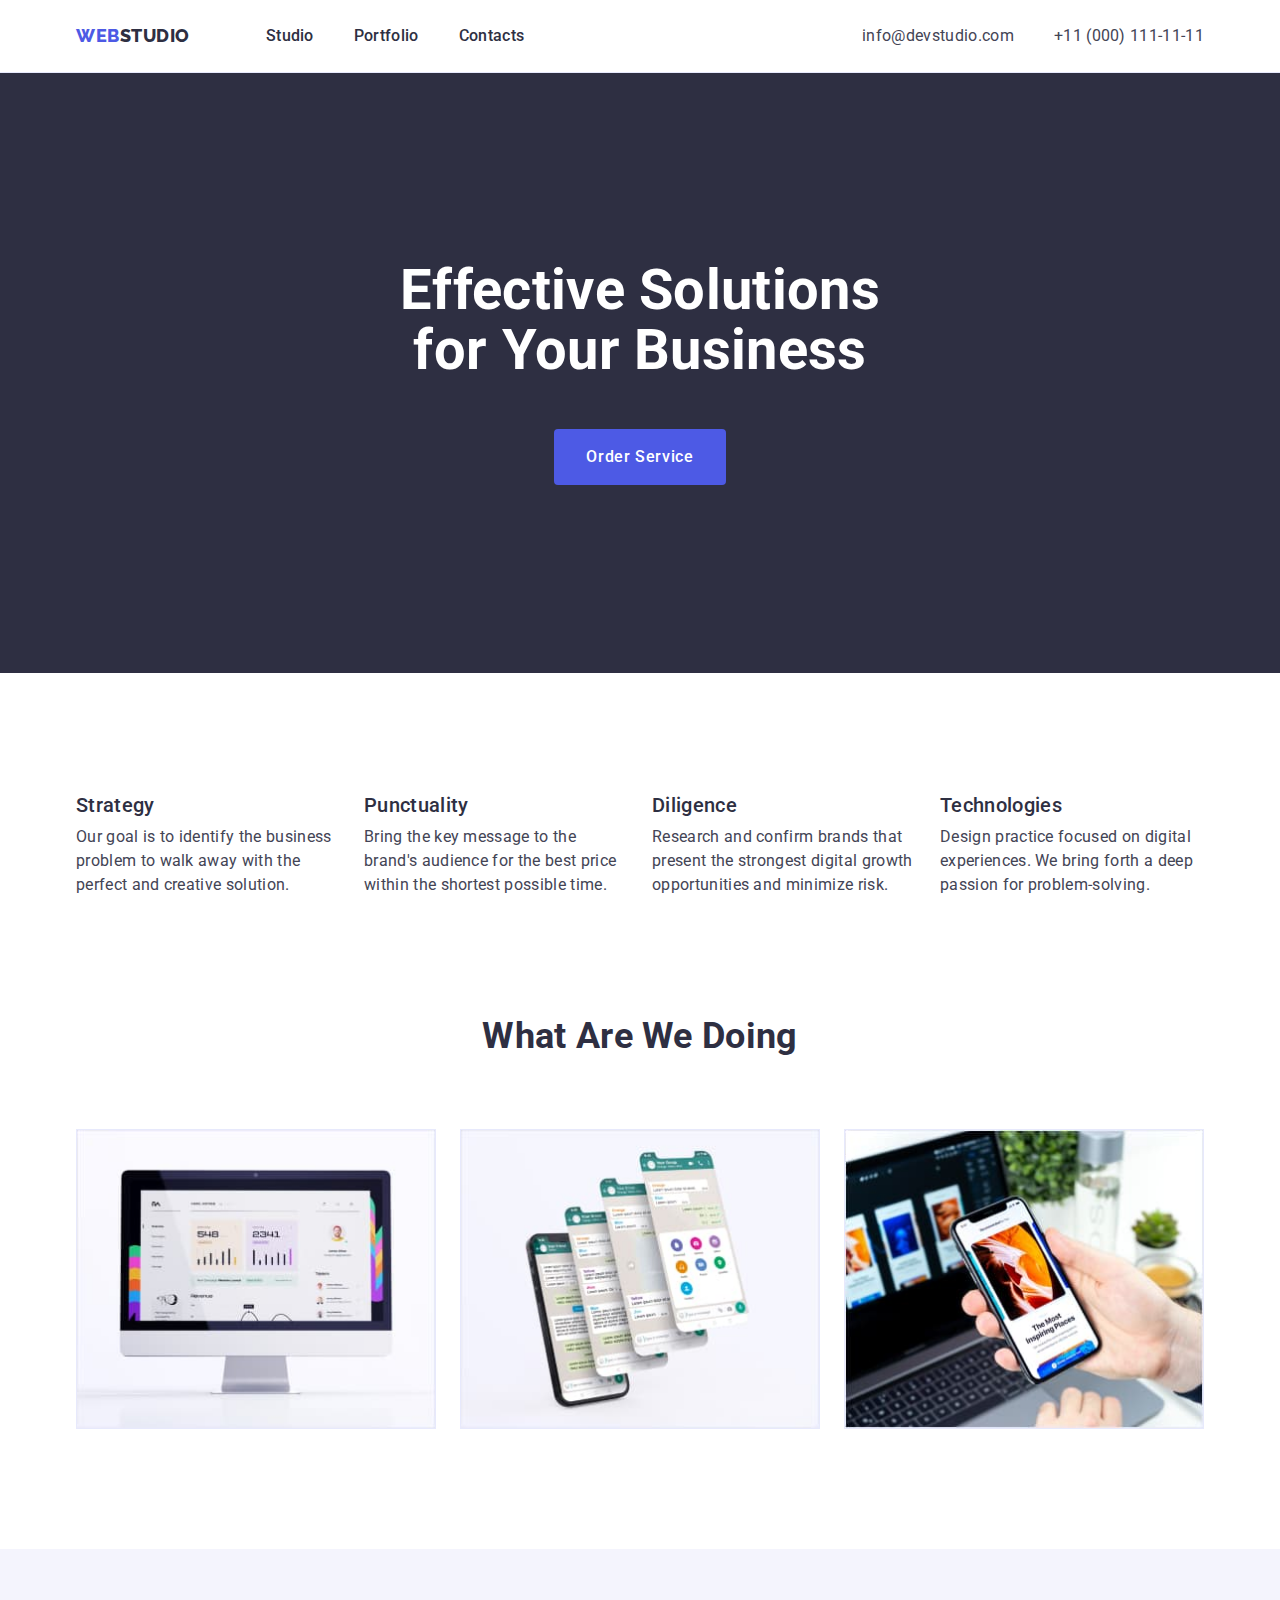
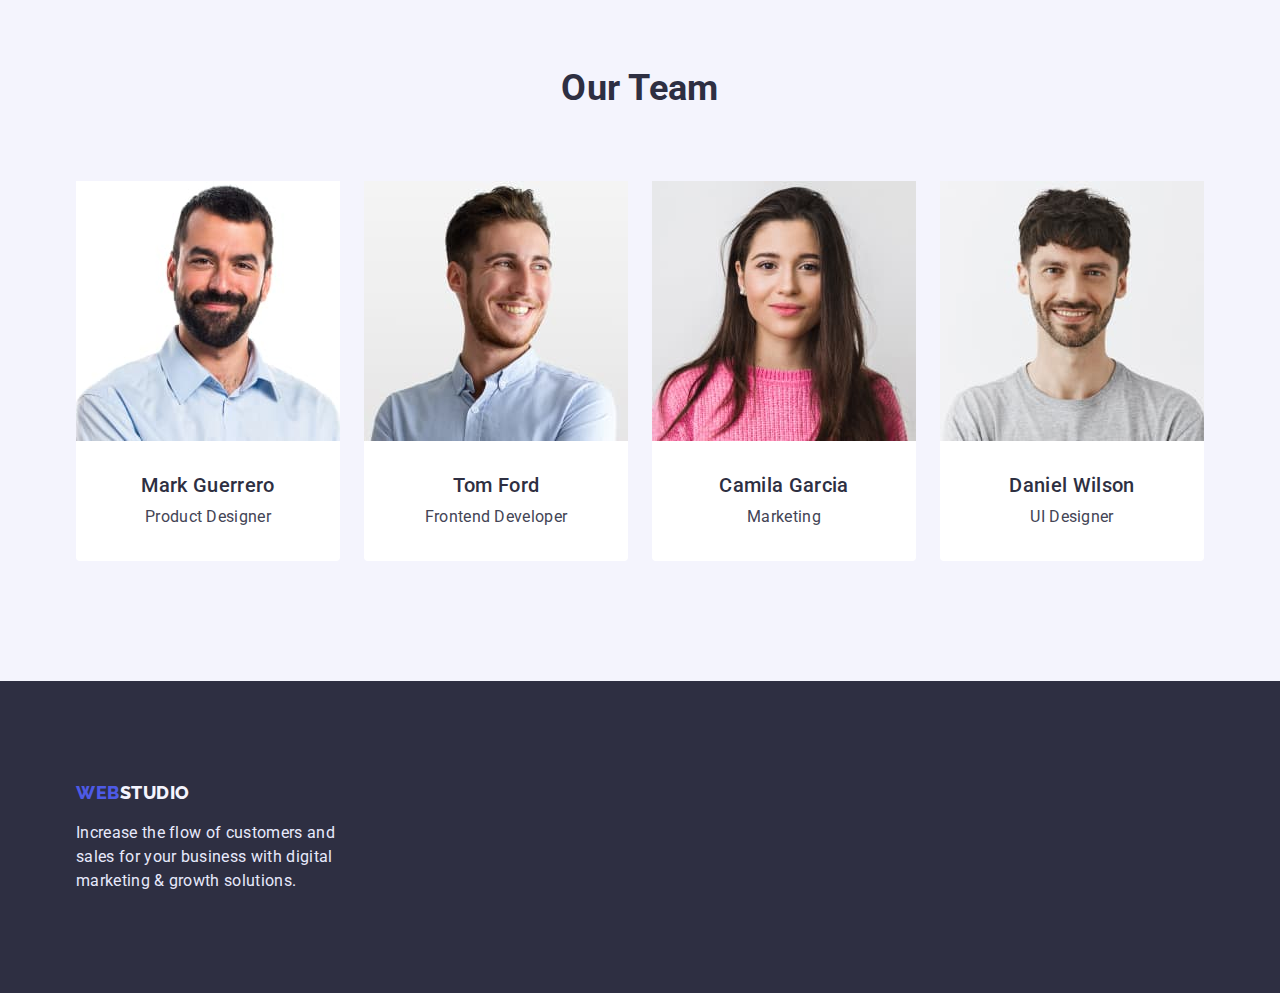
<file: index.html>
<!DOCTYPE html>
<html lang="en">
  <head>
    <meta charset="UTF-8" />
    <meta http-equiv="X-UA-Compatible" content="IE=edge" />
    <meta name="viewport" content="width=device-width, initial-scale=1.0" />
    <title>Document</title>
    <link rel="preconnect" href="https://fonts.googleapis.com" />
    <link rel="preconnect" href="https://fonts.gstatic.com" crossorigin />
    <link
      href="https://fonts.googleapis.com/css2?family=Raleway:wght@800&family=Roboto:wght@400;500;700;900&display=swap"
      rel="stylesheet"
    />
    <link
      rel="stylesheet"
      href="https://cdnjs.cloudflare.com/ajax/libs/modern-normalize/1.1.0/modern-normalize.min.css"
    />
    <link rel="stylesheet" href="./css/styles.css" />
  </head>
  <body>
    <header class="header">
      <div class="container main-page">
        <nav class="page-header">
          <a class="link logo-header logotype" href="./index.html"
            ><span class="accent">Web</span>Studio
          </a>
          <ul class="menu-nav list">
            <li class="menu-item">
              <a class="menu-studio link" href="./index.html">Studio</a>
            </li>
            <li class="menu-item">
              <a class="menu-prt link" href="./portofolio.html">Portfolio</a>
            </li>
            <li class="menu-item">
              <a class="menu-cnts link" href="#">Contacts</a>
            </li>
          </ul>
        </nav>

        <address class="menu-adress-set">
          <ul class="menu-adress list">
            <li class="menu-adress-item">
              <a class="menu-email link" href="mailto:info@devstudio.com"
                >info@devstudio.com</a
              >
            </li>
            <li class="menu-adress-item">
              <a class="menu-tel link" href="tel:+110001111111"
                >+11 (000) 111-11-11</a
              >
            </li>
          </ul>
        </address>
      </div>
    </header>

    <main>
      <section class="section hero">
        <h1 class="main-title">Effective Solutions for Your Business</h1>
        <button class="service-btn" type="button">Order Service</button>
      </section>

      <section class="section section-features">
        <div class="container">
          <h2 class="visually-hidden">Оur Features</h2>
          <ul class="list features-set">
            <li class="features-list">
              <h3 class="features-name">Strategy</h3>
              <p class="features-text">
                Our goal is to identify the business problem to walk away with
                the perfect and creative solution.
              </p>
            </li>
            <li class="features-list">
              <h3 class="features-name">Punctuality</h3>
              <p class="features-text">
                Bring the key message to the brand's audience for the best price
                within the shortest possible time.
              </p>
            </li>
            <li class="features-list">
              <h3 class="features-name">Diligence</h3>
              <p class="features-text">
                Research and confirm brands that present the strongest digital
                growth opportunities and minimize risk.
              </p>
            </li>
            <li class="features-list">
              <h3 class="features-name">Technologies</h3>
              <p class="features-text">
                Design practice focused on digital experiences. We bring forth a
                deep passion for problem-solving.
              </p>
            </li>
          </ul>
        </div>
      </section>

      <section class="section">
        <div class="container container-wawd">
          <h2 class="section-title">What are we doing</h2>
          <ul class="list foto-set">
            <li class="foto-image">
              <img
                class="picture"
                src="./images/section2/foto11.jpg"
                alt="noutbook"
                width="360"
                height="300"
              />
            </li>
            <li class="foto-image">
              <img
                class="picture"
                src="./images/section2/foto22.jpg"
                alt="mobila"
                width="360"
                height="300"
              />
            </li>
            <li class="foto-image">
              <img
                class="picture"
                src="./images/section2/foto33.jpg"
                alt="computer"
                width="360"
                height="300"
              />
            </li>
          </ul>
        </div>
      </section>

      <section class="section team">
        <div class="container container-team">
          <h2 class="section-title">Our Team</h2>
          <ul class="list team-set">
            <li class="team-list">
              <img
                class="team-foto"
                src="./images/emploeers/mark-guerrero.jpg"
                alt="Mark Guerrero"
                width="264"
                height="260"
              />
              <div class="team-text">
                <h3 class="team-name">Mark Guerrero</h3>
                <p class="team-position">Product Designer</p>
              </div>
            </li>
            <li class="team-list">
              <img
                class="team-foto"
                src="./images/emploeers/tom-ford.jpg"
                alt="Tom Ford"
                width="264"
                height="260"
              />
              <div class="team-text">
                <h3 class="team-name">Tom Ford</h3>
                <p class="team-position">Frontend Developer</p>
              </div>
            </li>
            <li class="team-list">
              <img
                class="team-foto"
                src="./images/emploeers/camila-garsia.jpg"
                alt="Camila Garcia"
                width="264"
                height="260"
              />
              <div class="team-text">
                <h3 class="team-name">Camila Garcia</h3>
                <p class="team-position">Marketing</p>
              </div>
            </li>
            <li class="team-list">
              <img
                class="team-foto"
                src="./images/emploeers/daniel-wilson.jpg"
                alt="Daniel Wilson"
                width="264"
                height="260"
              />
              <div class="team-text">
                <h3 class="team-name">Daniel Wilson</h3>
                <p class="team-position">UI Designer</p>
              </div>
            </li>
          </ul>
        </div>
      </section>
    </main>

    <footer>
      <div class="container-footer">
        <a class="link logotype logo-footer" href="./index.html"
          ><span class="accent">Web</span>Studio</a
        >
        <p class="text-footer">
          Increase the flow of customers and sales for your business with
          digital marketing & growth solutions.
        </p>
      </div>
    </footer>
  </body>
</html>
</file>
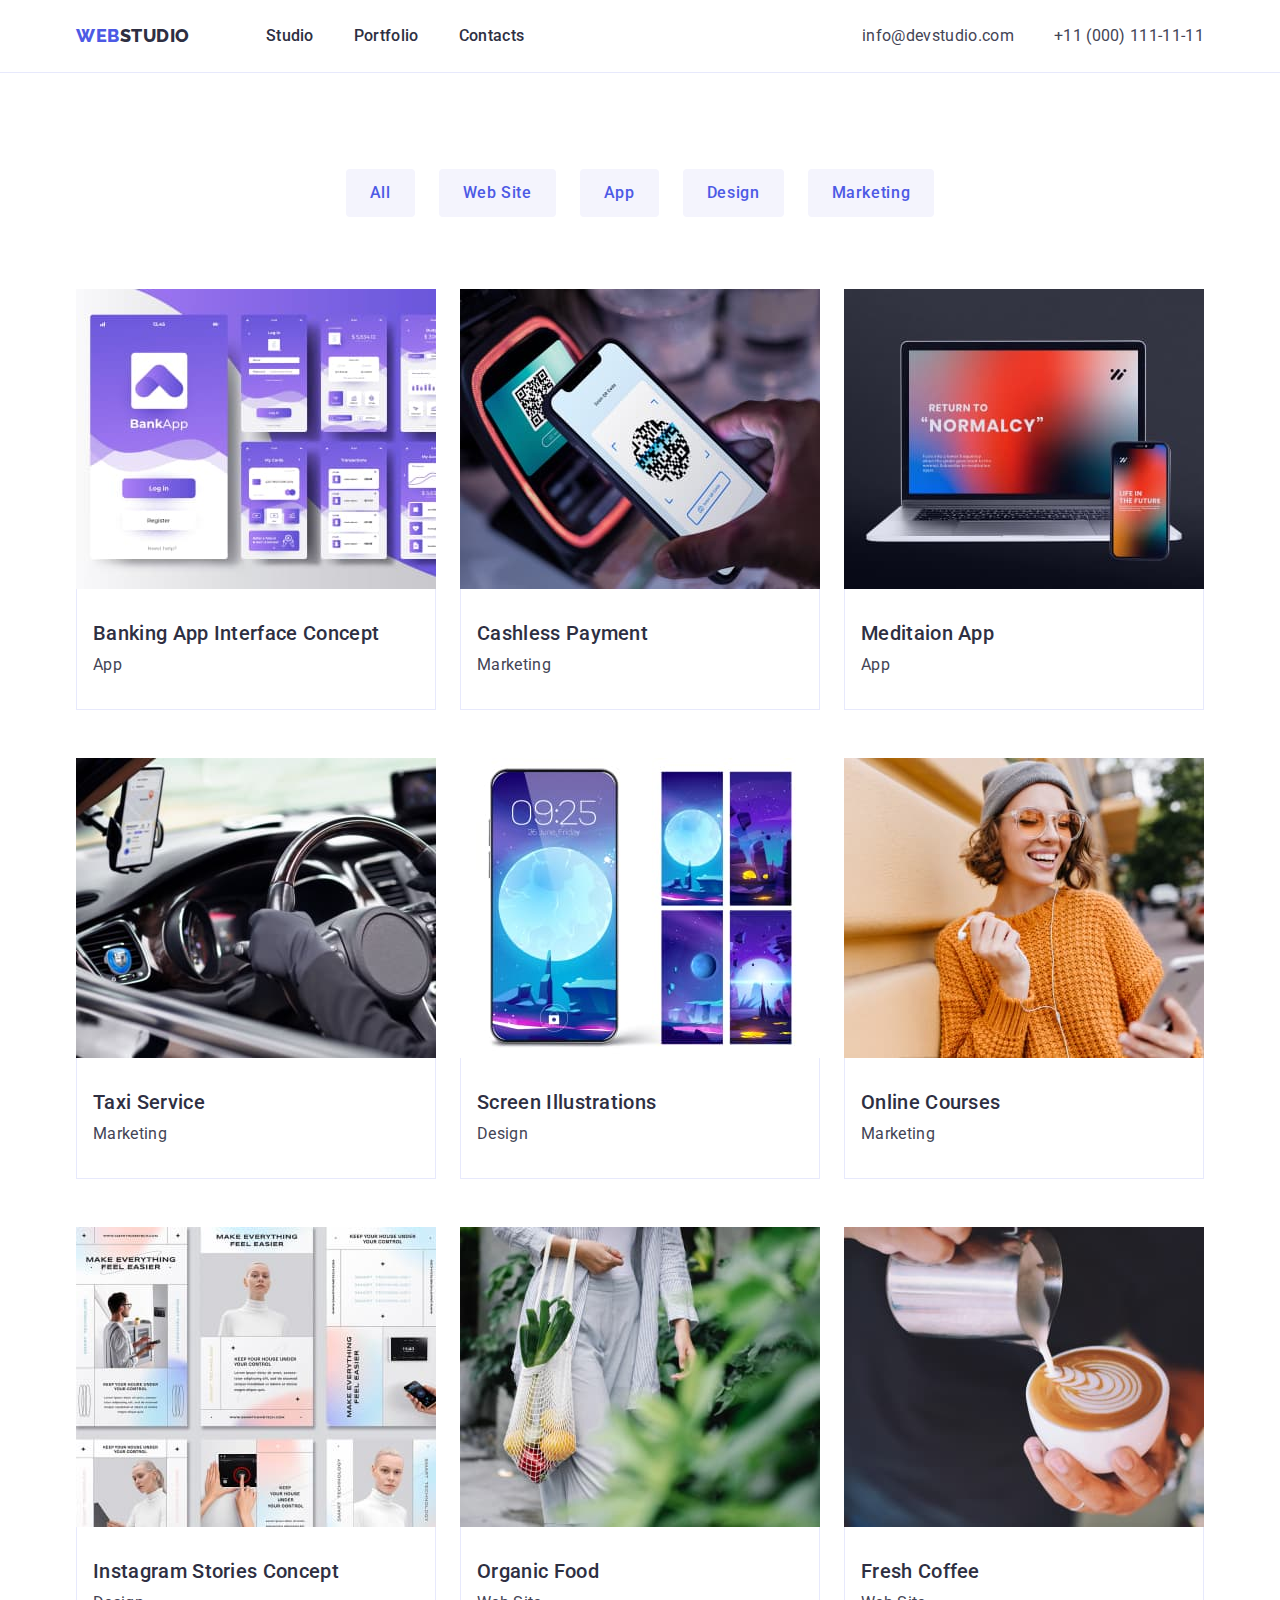
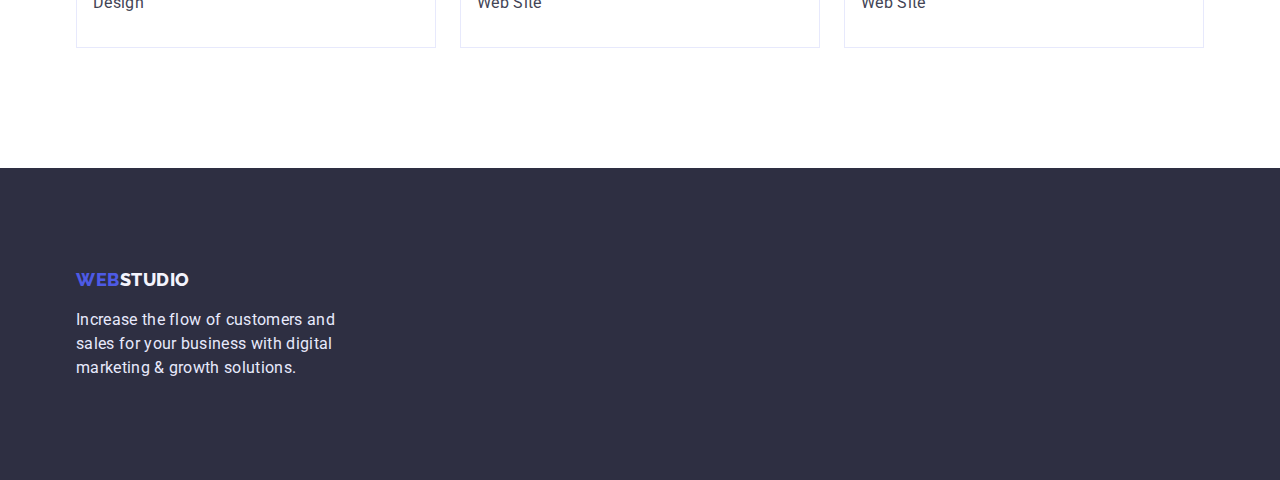
<file: portofolio.html>
<!DOCTYPE html>
<html lang="en">
  <head>
    <meta charset="UTF-8" />
    <meta http-equiv="X-UA-Compatible" content="IE=edge" />
    <meta name="viewport" content="width=device-width, initial-scale=1.0" />
    <title>Portofolio</title>
    <link rel="preconnect" href="https://fonts.googleapis.com" />
    <link rel="preconnect" href="https://fonts.gstatic.com" crossorigin />
    <link
      href="https://fonts.googleapis.com/css2?family=Raleway:wght@800&family=Roboto:wght@400;500;700;900&display=swap"
      rel="stylesheet"
    />
    <link
      rel="stylesheet"
      href="https://cdnjs.cloudflare.com/ajax/libs/modern-normalize/1.1.0/modern-normalize.min.css"
    />
    <link rel="stylesheet" href="./css/styles.css" />
  </head>
  <body>
    <header class="header">
      <div class="container main-page">
        <nav class="page-header">
          <a class="link logo-header logotype" href="./index.html"
            ><span class="accent">Web</span>Studio
          </a>
          <ul class="menu-nav list">
            <li class="menu-item">
              <a class="menu-studio link" href="./index.html">Studio</a>
            </li>
            <li class="menu-item">
              <a class="menu-prt link" href="./portofolio.html">Portfolio</a>
            </li>
            <li class="menu-item">
              <a class="menu-cnts link" href="#">Contacts</a>
            </li>
          </ul>
        </nav>

        <address class="menu-adress-set">
          <ul class="menu-adress list">
            <li class="menu-adress-item">
              <a class="menu-email link" href="mailto:info@devstudio.com"
                >info@devstudio.com</a
              >
            </li>
            <li class="menu-adress-item">
              <a class="menu-tel link" href="tel:+110001111111"
                >+11 (000) 111-11-11</a
              >
            </li>
          </ul>
        </address>
      </div>
    </header>

    <main>
      <section class="section page-ptf">
        <div class="container container-portfolio">
          <h1 class="visually-hidden">Portfolio</h1>

          <ul class="filter-menu list">
            <li class="filter-button">
              <button class="filter-btn" type="button">All</button>
            </li>
            <li class="filter-button">
              <button class="filter-btn" type="button">Web Site</button>
            </li>
            <li class="filter-button">
              <button class="filter-btn" type="button">App</button>
            </li>
            <li class="filter-button">
              <button class="filter-btn" type="button">Design</button>
            </li>
            <li class="filter-button">
              <button class="filter-btn" type="button">Marketing</button>
            </li>
          </ul>

          <ul class="list card-set">
            <li class="foto-card">
              <img
                class="foto-ptf"
                src="./images/prt-fotos/banking.jpg"
                alt="Banking App"
                width="360"
                height="300"
              />
              <div class="card-text">
                <h2 class="title-ptf">Banking App Interface Concept</h2>
                <p class="name-fltr-ptf">App</p>
              </div>
            </li>
            <li class="foto-card">
              <img
                class="foto-ptf"
                src="./images/prt-fotos/fon.jpg"
                alt="Fon"
                width="360"
                height="300"
              />
              <div class="card-text">
                <h2 class="title-ptf">Cashless Payment</h2>
                <p class="name-fltr-ptf">Marketing</p>
              </div>
            </li>
            <li class="foto-card">
              <img
                class="foto-ptf"
                src="./images/prt-fotos/nout.jpg"
                alt="Noutbook"
                width="360"
                height="300"
              />
              <div class="card-text">
                <h2 class="title-ptf">Meditaion App</h2>
                <p class="name-fltr-ptf">App</p>
              </div>
            </li>
            <li class="foto-card">
              <img
                class="foto-ptf"
                src="./images/prt-fotos/driver.jpg"
                alt="Taxi driver"
                width="360"
                height="300"
              />
              <div class="card-text">
                <h2 class="title-ptf">Taxi Service</h2>
                <p class="name-fltr-ptf">Marketing</p>
              </div>
            </li>
            <li class="foto-card">
              <img
                class="foto-ptf"
                src="./images/prt-fotos/ekran.jpg"
                alt="Screen"
                width="360"
                height="300"
              />
              <div class="card-text">
                <h2 class="title-ptf">Screen Illustrations</h2>
                <p class="name-fltr-ptf">Design</p>
              </div>
            </li>
            <li class="foto-card">
              <img
                class="foto-ptf"
                src="./images/prt-fotos/girl.jpg"
                alt="Girl"
                width="360"
                height="300"
              />
              <div class="card-text">
                <h2 class="title-ptf">Online Courses</h2>
                <p class="name-fltr-ptf">Marketing</p>
              </div>
            </li>
            <li class="foto-card">
              <img
                class="foto-ptf"
                src="./images/prt-fotos/stories.jpg"
                alt="Insta stories"
                width="360"
                height="300"
              />
              <div class="card-text">
                <h2 class="title-ptf">Instagram Stories Concept</h2>
                <p class="name-fltr-ptf">Design</p>
              </div>
            </li>
            <li class="foto-card">
              <img
                class="foto-ptf"
                src="./images/prt-fotos/green.jpg"
                alt="Organic"
                width="360"
                height="300"
              />
              <div class="card-text">
                <h2 class="title-ptf">Organic Food</h2>
                <p class="name-fltr-ptf">Web Site</p>
              </div>
            </li>
            <li class="foto-card">
              <img
                class="foto-ptf"
                src="./images/prt-fotos/cappuchino.jpg"
                alt="Coffee"
                width="360"
                height="300"
              />
              <div class="card-text">
                <h2 class="title-ptf">Fresh Coffee</h2>
                <p class="name-fltr-ptf">Web Site</p>
              </div>
            </li>
          </ul>
        </div>
      </section>
    </main>
    <footer>
      <div class="container-footer">
        <a class="link logotype logo-footer" href="./index.html"
          ><span class="accent">Web</span>Studio</a
        >
        <p class="text-footer">
          Increase the flow of customers and sales for your business with
          digital marketing & growth solutions.
        </p>
      </div>
    </footer>
  </body>
</html>
</file>
<file: css/styles.css>
:root {
  --text-main: #434455;
  --primary-text-color: #2e2f42;
  --button-color: #4d5ae5;
  --hover-color: #404bbf;
  --bcgnd-fltr-clr: #f4f4fd;
  --text-footer-clr: #e7e9fc;
  --font-hero-clr: #ffffff;
}

h1,
h2,
h3,
h4,
h5,
p {
  margin-top: 0;
  margin-bottom: 0;
}

ul {
  margin-top: 0;
  margin-bottom: 0;
  padding-left: 0;
}

.list {
  list-style: none;
}
.link {
  text-decoration: none;
}

body {
  font-family: "Roboto", sans-serif;
  font-weight: 400;
  font-size: 16px;
  line-height: 1.5;
  letter-spacing: 0.02em;

  color: var(--text-main);
  background-color: var(--font-hero-clr);
}
/*===========COMPONENTS===========*/

.section-title {
  margin-bottom: 72px;

  font-size: 36px;
  line-height: 1.11;

  text-align: center;
  text-transform: capitalize;

  color: var(--primary-text-color);
}

.logotype {
  font-family: "Raleway", sans-serif;
  font-weight: 800;
  font-size: 18px;
  line-height: 1.33;

  letter-spacing: 0.03em;
  text-transform: uppercase;

  color: var(--primary-text-color);
}

.accent {
  color: var(--button-color);
}

.visually-hidden {
  position: absolute;
  white-space: nowrap;
  width: 1px;
  height: 1px;
  overflow: hidden;
  border: 0;
  padding: 0;
  clip: rect(0 0 0 0);
  clip-path: inset(50%);
  margin: -1px;
}

.container {
  max-width: 1158px;
  padding: 0 15px;
  margin: 0 auto;
}

.section {
  padding-top: 120px;
  padding-bottom: 120px;
}

img {
  display: block;
  max-width: 100%;
  height: auto;
}
/*===========/COMPONENTS/===========*/

/*===========HEADER===========*/
.header {
  border-bottom: 1px solid var(--text-footer-clr);
}
.main-page {
  display: flex;
}
.page-header {
  display: flex;
  margin-right: auto;
}

.logo-header {
  margin-right: 76px;
}

.logo-header,
.menu-studio,
.menu-prt,
.menu-cnts,
.menu-email,
.menu-tel {
  display: block;
  padding-top: 24px;
  padding-bottom: 24px;
}

.menu-item:not(:last-child),
.menu-adress-item:not(:last-child) {
  margin-right: 40px;
}
.menu-nav {
  display: flex;
  align-items: center;

  font-style: normal;
  font-weight: 500;

  cursor: pointer;
}

.menu-studio:hover,
.menu-studio:focus,
.menu-prt:hover,
.menu-prt:focus,
.menu-cnts:hover,
.menu-cnts:focus,
.menu-email:hover,
.menu-email:focus,
.menu-tel:hover,
.menu-tel:focus {
  color: var(--hover-color);
}

.menu-studio,
.menu-prt,
.menu-cnts {
  color: var(--primary-text-color);
}
.menu-adress-set {
  display: flex;
}

.menu-adress {
  display: flex;
  align-items: center;

  font-style: normal;
}

.menu-email,
.menu-tel {
  color: inherit;
}

/*===========/HEADER/===========*/

/*============HERO===============*/
.main-title {
  margin-bottom: 48px;
  max-width: 494px;
  margin-left: auto;
  margin-right: auto;

  font-size: 56px;
  line-height: 1.07;

  color: var(--font-hero-clr);
}

.service-btn {
  padding: 16px 32px;

  font-family: inherit;
  font-weight: 500;
  font-size: inherit;
  line-height: inherit;
  letter-spacing: 0.04em;
  border: none;
  border-radius: 4px;

  color: var(--font-hero-clr);
  background: var(--button-color);

  cursor: pointer;
}
.service-btn:hover,
.service-btn:focus {
  background: var(--hover-color);
}

.hero {
  text-align: center;
  padding-top: 188px;
  padding-bottom: 188px;

  background: var(--primary-text-color);
}
/*============/HERO/===============*/

/*========OUR FEATURES=============*/
.section-features {
  padding-bottom: 0;
}

.features-set {
  display: flex;
}

.features-list {
  flex-basis: calc((100% - 72px) / 4);
}

.features-name {
  margin-bottom: 8px;

  font-size: 20px;
  line-height: 1.2;
  font-weight: 500;

  color: var(--primary-text-color);
}

.features-list:not(:last-child) {
  margin-right: 24px;
}
/*======/OUR FEATURES/=============*/

/*======WHAT ARE WE DOING=============*/
.container-wawd {
  flex-wrap: wrap;
  justify-content: center;
}

.foto-set {
  display: flex;
}

.picture {
  border: 1px solid var(--text-footer-clr);
}

.foto-image:not(:last-child) {
  margin-right: 24px;
}
/*======OUR TEAM=============*/
.container-team {
  flex-wrap: wrap;
  justify-content: center;
}

.team-set {
  display: flex;
}
.team-text {
  text-align: center;
  padding-top: 32px;
  padding-bottom: 32px;
}

.team {
  background: var(--bcgnd-fltr-clr);
}

.team-list {
  background: var(--font-hero-clr);
  border-radius: 0px 0px 4px 4px;
}

.team-list:not(:last-child) {
  margin-right: 24px;
}

.team-name {
  margin-bottom: 8px;

  font-size: 20px;
  line-height: 1.2;
  font-weight: 500;

  color: var(--primary-text-color);
}

/*======/OUR TEAM/=============*/
/*======FOOTER=============*/

.container-footer {
  max-width: 1158px;
  padding-left: 15px;
  padding-right: 15px;
  margin: 0 auto;
}

footer {
  background: var(--primary-text-color);
  padding-top: 100px;
  padding-bottom: 100px;
}

.logo-footer {
  display: block;
  margin-bottom: 16px;

  color: var(--bcgnd-fltr-clr);
}

.text-footer {
  width: 264px;

  color: var(--text-footer-clr);
}
/*======/FOOTER/=============*/
/*======PORTOFOLIO=============*/

.page-ptf {
  padding-top: 96px;
}

/*------MENU-FILTR-----------*/
.filter-menu {
  display: flex;
  margin-bottom: 72px;
  justify-content: center;
}

.filter-button:not(:last-child) {
  margin-right: 24px;
}

.filter-btn {
  padding-top: 12px;
  padding-bottom: 12px;
  padding-right: 24px;
  padding-left: 24px;

  border: none;
  border-radius: 4px;

  font-family: inherit;
  font-weight: 500;
  font-size: 16px;
  line-height: inherit;
  letter-spacing: 0.04em;

  color: var(--button-color);
  background: var(--bcgnd-fltr-clr);

  cursor: pointer;
}

.filter-btn:hover,
.filter-btn:focus {
  color: var(--font-hero-clr);
  background: var(--hover-color);
}
/*------/MENU-FILTR/-----------*/
/*------CARD-SET-----------*/
.card-set {
  display: flex;
  flex-wrap: wrap;
  column-gap: 24px;
  row-gap: 48px;
}

.foto-card {
  flex-basis: calc((100% - 48px) / 3);
}

.card-text {
  padding-top: 32px;
  padding-bottom: 32px;
  padding-left: 16px;
  border-left: 1px solid var(--text-footer-clr);
  border-bottom: 1px solid var(--text-footer-clr);
  border-right: 1px solid var(--text-footer-clr);
}
.title-ptf {
  margin-bottom: 8px;

  font-size: 20px;
  line-height: 1.2;
  font-weight: 500;

  color: var(--primary-text-color);
}

/*------/CARD-SET/-----------*/
/*======/PORTOFOLIO/=============*/
</file>
